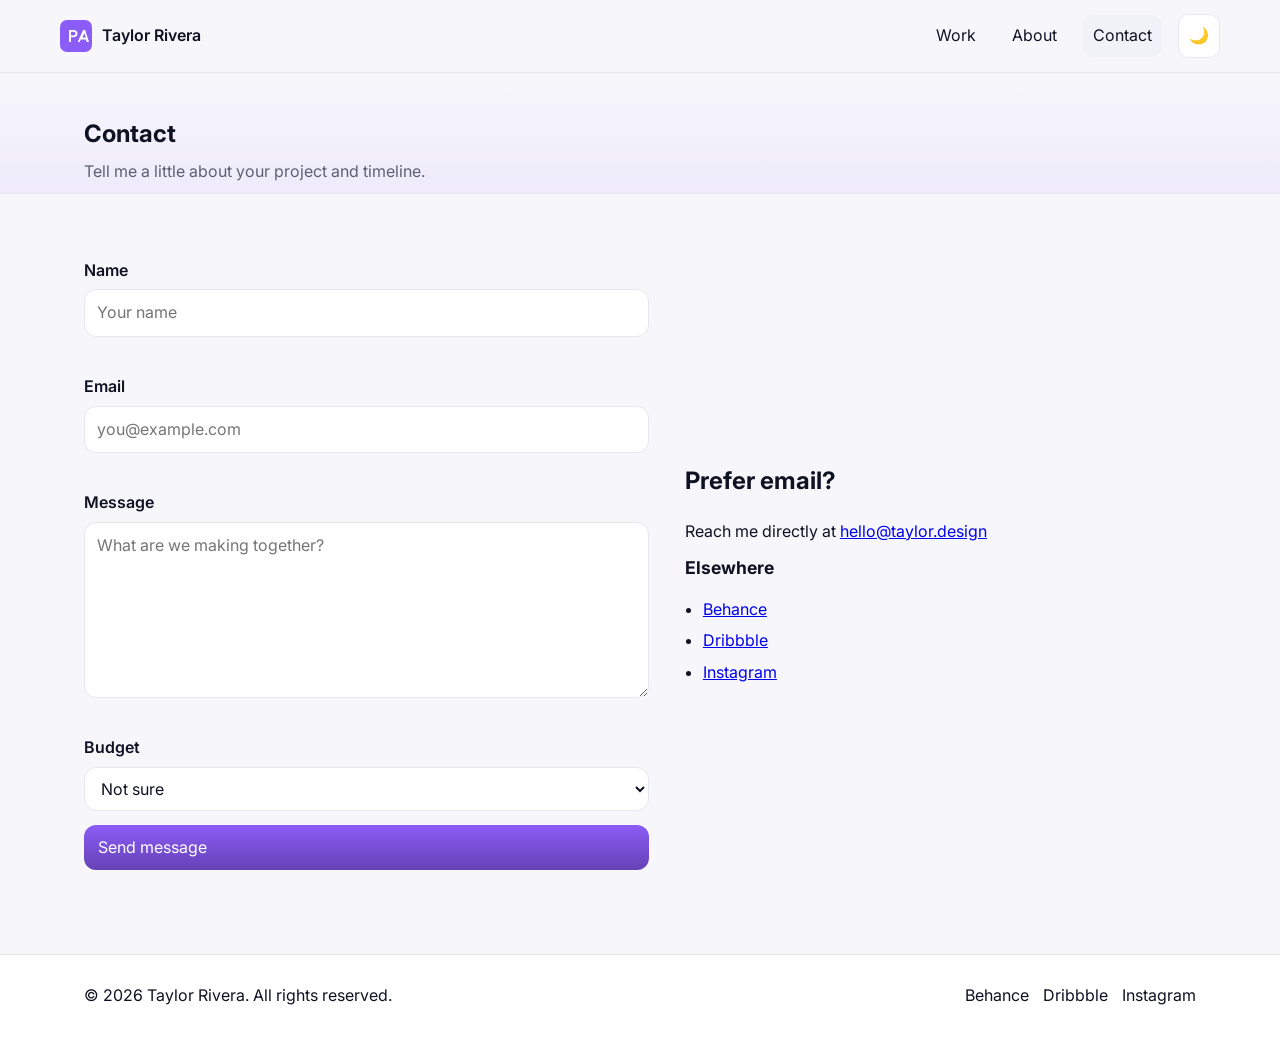
<file: portfolio-site/contact.html>
<!doctype html>
<html lang="en" data-theme="light">
<head>
  <meta charset="utf-8">
  <meta name="viewport" content="width=device-width, initial-scale=1">
  <title>Contact — Taylor Rivera</title>
  <meta name="description" content="Get in touch with graphic designer Taylor Rivera for branding, packaging, and illustration projects.">
  <link rel="preconnect" href="https://fonts.googleapis.com">
  <link rel="preconnect" href="https://fonts.gstatic.com" crossorigin>
  <link href="https://fonts.googleapis.com/css2?family=Inter:wght@300;400;500;600;700&family=Fraunces:opsz,wght@9..144,600;9..144,700&display=swap" rel="stylesheet">
  <link rel="stylesheet" href="assets/css/style.css?v=1">
</head>
<body>
  <a class="skip-link" href="#content">Skip to content</a>
  <header class="site-header">
    <div class="container header-inner">
      <a class="brand" href="index.html" aria-label="Home">
        <img src="assets/img/logo.svg" alt="TR" width="32" height="32" />
        <span>Taylor Rivera</span>
      </a>
      <nav class="nav" aria-label="Primary">
        <button class="nav-toggle" aria-expanded="false" aria-controls="navMenu">
          <span class="sr-only">Toggle navigation</span>
          <span class="bar"></span><span class="bar"></span><span class="bar"></span>
        </button>
        <ul id="navMenu" class="nav-menu">
          <li><a href="work.html">Work</a></li>
          <li><a href="about.html">About</a></li>
          <li><a class="btn btn-primary is-active" href="contact.html">Contact</a></li>
          <li><button class="theme-toggle" aria-label="Toggle theme" title="Toggle theme">🌙</button></li>
        </ul>
      </nav>
    </div>
  </header>

  <main id="content">
    <section class="page-head">
      <div class="container">
        <h1>Contact</h1>
        <p class="muted">Tell me a little about your project and timeline.</p>
      </div>
    </section>

    <section class="section">
      <div class="container grid-2">
        <div>
          <form id="contactForm" class="form" action="https://formspree.io/f/yourFormId" method="POST" novalidate>
            <div class="field">
              <label for="name">Name</label>
              <input id="name" name="name" type="text" placeholder="Your name" required>
              <span class="error" id="nameError" role="alert"></span>
            </div>
            <div class="field">
              <label for="email">Email</label>
              <input id="email" name="email" type="email" placeholder="you@example.com" required>
              <span class="error" id="emailError" role="alert"></span>
            </div>
            <div class="field">
              <label for="message">Message</label>
              <textarea id="message" name="message" rows="6" placeholder="What are we making together?" required></textarea>
              <span class="error" id="messageError" role="alert"></span>
            </div>
            <div class="field inline">
              <label for="budget">Budget</label>
              <select id="budget" name="budget">
                <option value="Not sure">Not sure</option>
                <option value="$1k–$3k">$1k–$3k</option>
                <option value="$3k–$8k">$3k–$8k</option>
                <option value="$8k+">$8k+</option>
              </select>
            </div>
            <input type="hidden" name="_subject" value="New inquiry from taylor-rivera.com">
            <button class="btn btn-primary" type="submit">Send message</button>
            <p class="form-status" id="formStatus" role="status" aria-live="polite"></p>
          </form>
        </div>
        <div class="content">
          <h2>Prefer email?</h2>
          <p>Reach me directly at <a href="mailto:hello@taylor.design">hello@taylor.design</a></p>
          <h3>Elsewhere</h3>
          <ul class="list">
            <li><a href="https://www.behance.net/" target="_blank" rel="noreferrer">Behance</a></li>
            <li><a href="https://dribbble.com/" target="_blank" rel="noreferrer">Dribbble</a></li>
            <li><a href="https://instagram.com/" target="_blank" rel="noreferrer">Instagram</a></li>
          </ul>
        </div>
      </div>
    </section>
  </main>

  <footer class="site-footer">
    <div class="container footer-inner">
      <p>© <span id="year"></span> Taylor Rivera. All rights reserved.</p>
      <ul class="social">
        <li><a href="https://www.behance.net/" target="_blank" rel="noreferrer">Behance</a></li>
        <li><a href="https://dribbble.com/" target="_blank" rel="noreferrer">Dribbble</a></li>
        <li><a href="https://instagram.com/" target="_blank" rel="noreferrer">Instagram</a></li>
      </ul>
    </div>
  </footer>

  <script src="assets/js/main.js?v=1" defer></script>
</body>
</html>
</file>
<file: portfolio-site/assets/css/style.css>
/* Base reset */
*,*::before,*::after{box-sizing:border-box}
*{margin:0}
html,body{height:100%}
body{line-height:1.6;-webkit-font-smoothing:antialiased;color:var(--text);background:var(--bg)}
img,video{max-width:100%;display:block}
input,button,textarea,select{font:inherit}
:root{
  --bg:#0b0b0f; /* dark default to avoid flash */
  --text:#eaeaf2;
  --muted:#a3a3b2;
  --surface:#121219;
  --surface-2:#171725;
  --border:#2a2a3a;
  --accent:#8b5cf6; /* violet-500 */
  --accent-2:#22d3ee; /* cyan-400 */
  --radius:14px;
  --container:1160px;
  --shadow:0 10px 30px rgba(0,0,0,.35);
}
html[data-theme="light"]{
  --bg:#f7f7fb;
  --text:#0f1222;
  --muted:#5d6074;
  --surface:#ffffff;
  --surface-2:#f1f2f7;
  --border:#e6e7ef;
  --shadow:0 12px 24px rgba(17,17,34,.08);
}

/* Typography */
body{font-family:Inter,system-ui,-apple-system,Segoe UI,Roboto,Helvetica,Arial,sans-serif;font-size:16px}
.display{font-family:Fraunces,Georgia,serif;line-height:1.05;letter-spacing:-.02em;font-weight:700;font-size:clamp(2.2rem,3vw+1rem,4rem)}
h1{font-size:clamp(1.8rem,1.1rem+2vw,3rem);line-height:1.1;margin-bottom:.75rem}
h2{font-size:clamp(1.4rem,1rem+1vw,2rem);margin-bottom:.5rem}
h3{font-size:1.1rem;margin-bottom:.25rem}
.lead{font-size:1.1rem;color:var(--muted)}
.muted{color:var(--muted)}

/* Containers */
.container{max-width:var(--container);margin:0 auto;padding:0 24px}
.section{padding:64px 0}
.section.muted{background:var(--surface-2)}
.page-head{padding:48px 0 8px;border-bottom:1px solid var(--border);background:linear-gradient(180deg,transparent,rgba(139,92,246,.08))}

/* Header */
.site-header{position:sticky;top:0;z-index:50;background:color-mix(in oklab,var(--bg) 85%, transparent);backdrop-filter:saturate(1.3) blur(8px);border-bottom:1px solid var(--border)}
.header-inner{display:flex;align-items:center;justify-content:space-between;gap:16px;padding:14px 0}
.brand{display:flex;align-items:center;gap:10px;color:inherit;text-decoration:none;font-weight:600}
.nav-menu{display:flex;align-items:center;gap:16px;list-style:none}
.nav-menu a{color:inherit;text-decoration:none;padding:8px 10px;border-radius:10px}
.nav-menu a.is-active{background:var(--surface-2)}
.nav-toggle{display:none;position:relative;width:42px;height:42px;border-radius:12px;border:1px solid var(--border);background:var(--surface)}
.nav-toggle .bar{position:absolute;left:10px;right:10px;height:2px;background:var(--text);border-radius:2px}
.nav-toggle .bar:nth-child(2){top:14px}
.nav-toggle .bar:nth-child(3){top:20px}
.nav-toggle .bar:nth-child(4){top:26px}
.theme-toggle{border:1px solid var(--border);background:var(--surface);padding:8px 10px;border-radius:10px;cursor:pointer}

/* Hero */
.hero{padding:56px 0;background:radial-gradient(1200px 600px at 10% 10%, rgba(139,92,246,.22), transparent 50%),radial-gradient(1000px 500px at 95% 5%, rgba(34,211,238,.18), transparent 55%)}
.grid-2{display:grid;grid-template-columns:1.05fr .95fr;gap:36px;align-items:center}
.actions{display:flex;gap:12px;margin:22px 0}
.meta{display:flex;gap:14px;flex-wrap:wrap;margin-top:4px;color:var(--muted)}
.hero-media .cover-frame{border-radius:20px;overflow:hidden;box-shadow:var(--shadow);border:1px solid var(--border)}

/* Cards & grids */
.grid-auto{display:grid;grid-template-columns:repeat(auto-fill,minmax(260px,1fr));gap:18px}
.cards .card{background:var(--surface);border:1px solid var(--border);border-radius:18px;overflow:hidden;display:flex;flex-direction:column;transition:transform .25s ease, box-shadow .25s ease}
.cards .card:hover{transform:translateY(-4px);box-shadow:var(--shadow)}
.card .media{aspect-ratio:4/3;overflow:hidden}
.card img{width:100%;height:100%;object-fit:cover;display:block}
.card .body{padding:14px 14px 16px}
.card .title{font-weight:600}
.card .tags{display:flex;gap:8px;flex-wrap:wrap;margin-top:8px}
.tag{font-size:.8rem;color:var(--muted);border:1px dashed var(--border);padding:4px 8px;border-radius:8px}

/* CTA */
.cta{padding:64px 0;background:linear-gradient( to right, color-mix(in oklab,var(--accent) 25%, transparent), color-mix(in oklab,var(--accent-2) 25%, transparent) );border-top:1px solid var(--border);border-bottom:1px solid var(--border)}
.cta-inner{display:flex;align-items:center;justify-content:space-between;gap:16px}

/* Logo row */
.logo-row{display:grid;grid-template-columns:repeat(5,1fr);gap:18px;list-style:none;padding:0;margin-top:16px}
.logo-row li{border:1px dashed var(--border);border-radius:14px;padding:18px;text-align:center;color:var(--muted)}

/* Footer */
.site-footer{border-top:1px solid var(--border);padding:28px 0;background:var(--surface)}
.footer-inner{display:flex;align-items:center;justify-content:space-between;gap:16px}
.social{display:flex;gap:14px;list-style:none}
.social a{text-decoration:none;color:inherit}

/* Buttons */
.btn{display:inline-flex;align-items:center;gap:8px;padding:10px 14px;border-radius:12px;text-decoration:none;border:1px solid var(--border);background:var(--surface);color:inherit}
.btn:hover{transform:translateY(-1px)}
.btn-primary{background:linear-gradient(180deg,var(--accent), color-mix(in oklab,var(--accent) 80%, #000 20%));border:0;color:white}
.btn-ghost{background:transparent}
.chip{padding:8px 12px;border-radius:999px;border:1px solid var(--border);background:var(--surface);cursor:pointer}
.chip.is-active{background:var(--surface-2)}

/* Forms */
.form{display:grid;gap:14px}
.field{display:grid;gap:6px}
label{font-weight:600}
input[type="text"],input[type="email"],select,textarea{border-radius:12px;border:1px solid var(--border);background:var(--surface);padding:10px 12px;color:inherit}
input:focus,select:focus,textarea:focus{outline:2px solid color-mix(in oklab,var(--accent) 60%, transparent)}
.error{color:#ef4444;font-size:.9rem;min-height:1.2em}
.form-status{margin-top:6px;color:var(--muted)}

/* About */
.portrait{border-radius:20px;overflow:hidden;border:1px solid var(--border);box-shadow:var(--shadow)}
.content{display:grid;gap:10px}
.keypoints{display:grid;grid-template-columns:1fr 1fr;gap:20px;margin:10px 0}
.list{display:grid;gap:6px;padding-left:18px}

/* Timeline */
.timeline{list-style:none;padding:0;display:grid;gap:12px}
.timeline li{display:grid;grid-template-columns:110px 1fr;gap:14px;align-items:start}
.timeline .time{color:var(--muted)}

/* Lightbox */
.lightbox{position:fixed;inset:0;background:rgba(0,0,0,.75);display:grid;place-items:center;gap:10px;padding:24px}
.lightbox[hidden]{display:none}
.lightbox img{max-width:min(1200px,92vw);max-height:80vh;border-radius:14px;border:1px solid #222}
.lightbox-close{position:absolute;top:16px;right:16px;background:rgba(0,0,0,.6);border:1px solid #333;color:#fff;border-radius:10px;padding:8px 10px;cursor:pointer}

/* Utilities */
.skip-link{position:absolute;left:-999px;top:auto;width:1px;height:1px;overflow:hidden}
.skip-link:focus{left:8px;top:8px;width:auto;height:auto;background:var(--surface);border:1px solid var(--border);padding:8px 12px;border-radius:10px}
.sr-only{position:absolute;width:1px;height:1px;padding:0;margin:-1px;overflow:hidden;clip:rect(0,0,0,0);white-space:nowrap;border:0}
.link{color:inherit;text-decoration:none;border-bottom:1px solid var(--border)}

/* Responsive */
@media (max-width: 980px){
  .grid-2{grid-template-columns:1fr}
  .cta-inner{flex-direction:column;align-items:flex-start}
  .logo-row{grid-template-columns:repeat(3,1fr)}
}
@media (max-width: 760px){
  .nav-toggle{display:inline-block}
  .nav-menu{position:absolute;right:16px;top:64px;background:var(--surface);border:1px solid var(--border);border-radius:12px;padding:10px;display:none;flex-direction:column;min-width:200px}
  .nav-menu.open{display:flex}
  .footer-inner{flex-direction:column;align-items:flex-start}
  .keypoints{grid-template-columns:1fr}
}
</file>
